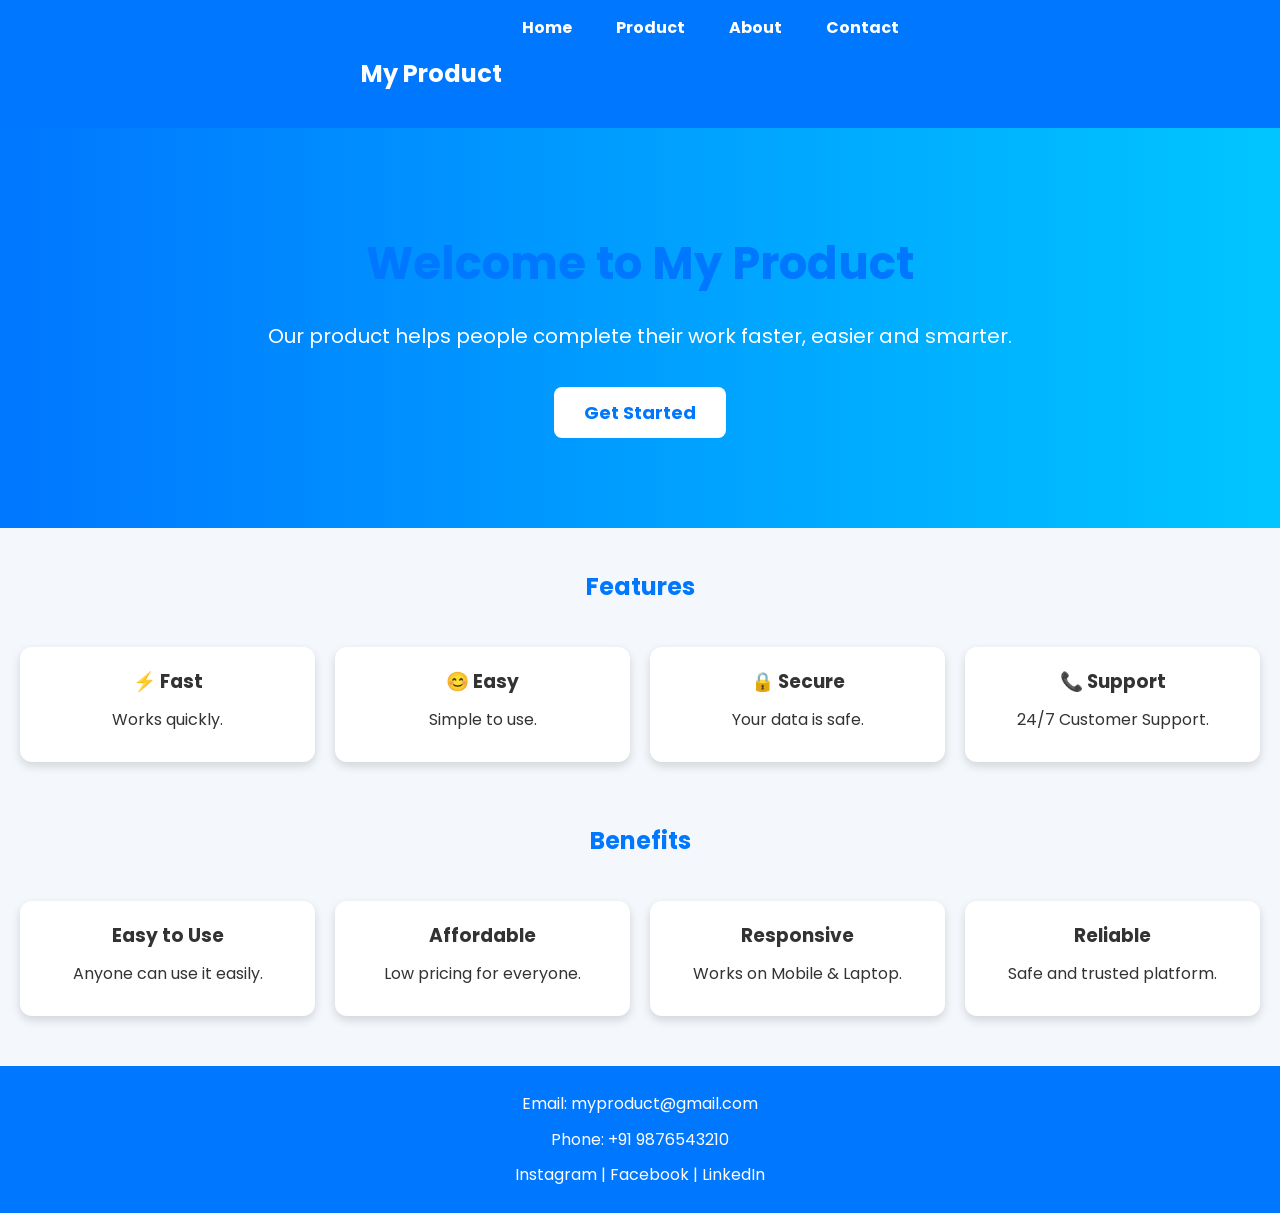
<file: OneDrive/Desktop - Copy/assesment1/index.html>
<!DOCTYPE html>
<html>
<head>
    <title>My Product</title>
    <link rel="stylesheet" href="style.css">
</head>

<body>

<!-- Navbar -->
<nav>
    <h2 class="logo">My Product</h2>

    <div>
        <a href="index.html">Home</a>
        <a href="product.html">Product</a>
        <a href="about.html">About</a>
        <a href="contact.html">Contact</a>
    </div>
</nav>

<!-- Landing Page -->
<section class="hero">
    <h1>Welcome to My Product</h1>
    <p>Our product helps people complete their work faster, easier and smarter.</p>

    <a href="product.html">
        <button>Get Started</button>
    </a>
</section>

<!-- Features -->
<h2>Features</h2>

<div class="cards">

    <div class="card">
        <h3>⚡ Fast</h3>
        <p>Works quickly.</p>
    </div>

    <div class="card">
        <h3>😊 Easy</h3>
        <p>Simple to use.</p>
    </div>

    <div class="card">
        <h3>🔒 Secure</h3>
        <p>Your data is safe.</p>
    </div>

    <div class="card">
        <h3>📞 Support</h3>
        <p>24/7 Customer Support.</p>
    </div>

</div>

<!-- Benefits -->
<h2>Benefits</h2>

<div class="cards">

    <div class="card">
        <h3>Easy to Use</h3>
        <p>Anyone can use it easily.</p>
    </div>

    <div class="card">
        <h3>Affordable</h3>
        <p>Low pricing for everyone.</p>
    </div>

    <div class="card">
        <h3>Responsive</h3>
        <p>Works on Mobile & Laptop.</p>
    </div>

    <div class="card">
        <h3>Reliable</h3>
        <p>Safe and trusted platform.</p>
    </div>

</div>

<!-- Footer -->
<footer>
    <p>Email: myproduct@gmail.com</p>
    <p>Phone: +91 9876543210</p>
    <p>Instagram | Facebook | LinkedIn</p>
</footer>

</body>
</html>
</file>
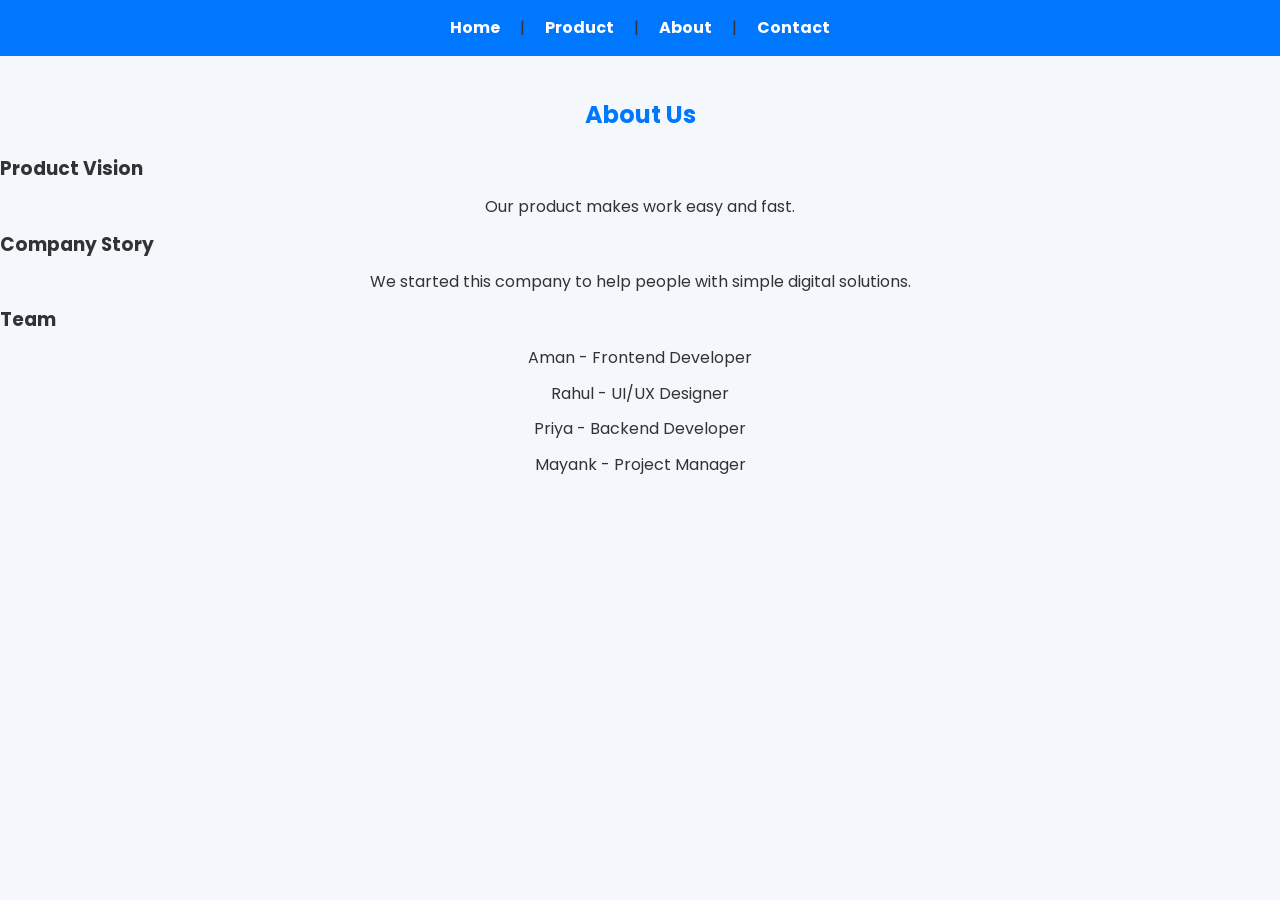
<file: OneDrive/Desktop - Copy/assesment1/about.html>
<!DOCTYPE html>
<html>
<head>
    <title>About</title>
   <link rel="stylesheet" href="style.css">
</head>
<body>
    <nav>
    <a href="index.html">Home</a> |
    <a href="product.html">Product</a> |
    <a href="about.html">About</a> |
    <a href="contact.html">Contact</a>
</nav>

<h2>About Us</h2>

<h3>Product Vision</h3>
<p>Our product makes work easy and fast.</p>

<h3>Company Story</h3>
<p>We started this company to help people with simple digital solutions.</p>

<h3>Team</h3>

<p>Aman - Frontend Developer</p>

<p>Rahul - UI/UX Designer</p>

<p>Priya - Backend Developer</p>

<p>Mayank - Project Manager</p>


</body>
</html>
</file>
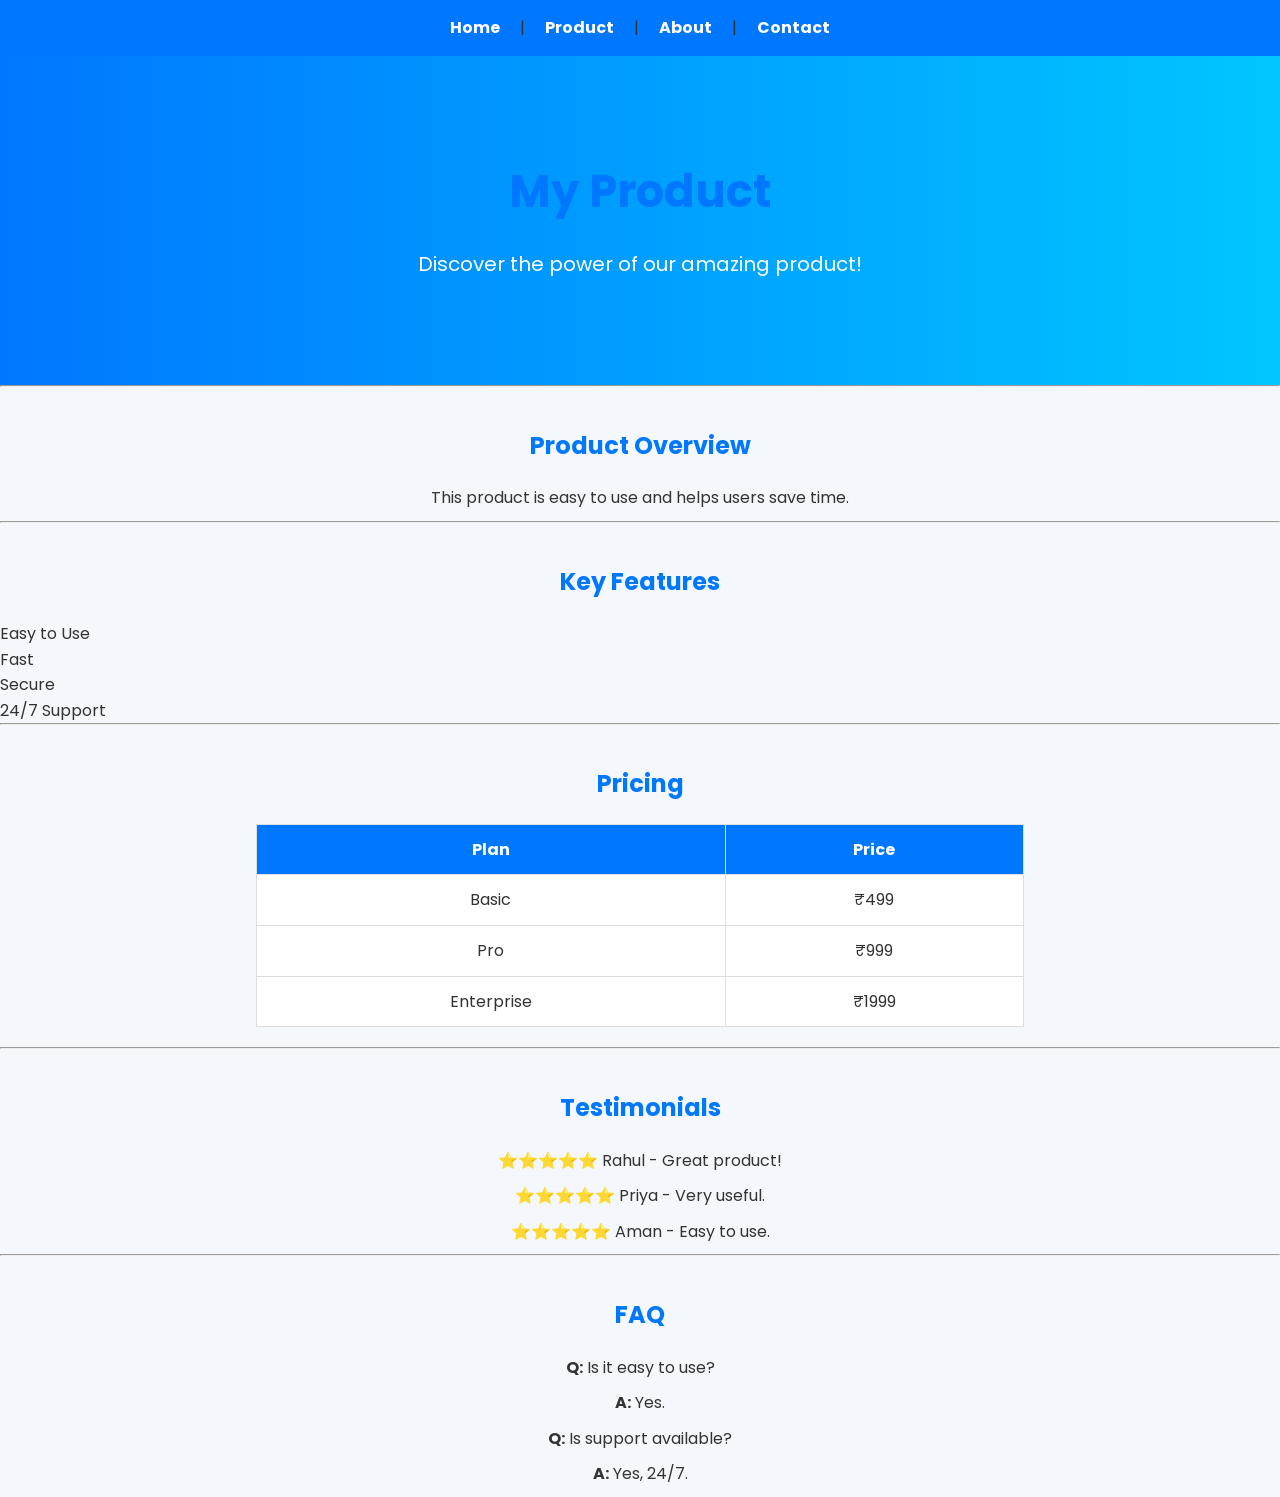
<file: OneDrive/Desktop - Copy/assesment1/product.html>
<!DOCTYPE html>
<html>
<head>
    <title>Product</title>
    <link rel="stylesheet" href="style.css">
</head>
<body>
<nav>
    <a href="index.html">Home</a> |
    <a href="product.html">Product</a> |
    <a href="about.html">About</a> |
    <a href="contact.html">Contact</a>
</nav>

<div class="hero">
    <h1>My Product</h1>
    <p>Discover the power of our amazing product!</p>
</div>

<hr>

<h2>Product Overview</h2>
<p>This product is easy to use and helps users save time.</p>

<hr>

<h2>Key Features</h2>
<ul>
    <li>Easy to Use</li>
    <li>Fast</li>
    <li>Secure</li>
    <li>24/7 Support</li>
</ul>

<hr>

<h2>Pricing</h2>

<table border="1">
    <tr>
        <th>Plan</th>
        <th>Price</th>
    </tr>
    <tr>
        <td>Basic</td>
        <td>₹499</td>
    </tr>
    <tr>
        <td>Pro</td>
        <td>₹999</td>
    </tr>
    <tr>
        <td>Enterprise</td>
        <td>₹1999</td>
    </tr>
</table>

<hr>

<h2>Testimonials</h2>

<p>⭐⭐⭐⭐⭐ Rahul - Great product!</p>

<p>⭐⭐⭐⭐⭐ Priya - Very useful.</p>

<p>⭐⭐⭐⭐⭐ Aman - Easy to use.</p>

<hr>

<h2>FAQ</h2>

<p><b>Q:</b> Is it easy to use?</p>
<p><b>A:</b> Yes.</p>

<p><b>Q:</b> Is support available?</p>
<p><b>A:</b> Yes, 24/7.</p>


</body>
</html>
</file>
<file: OneDrive/Desktop - Copy/assesment1/style.css>
/* Google Font */
@import url('https://fonts.googleapis.com/css2?family=Poppins:wght@300;400;600&display=swap');

*{
    margin:0;
    padding:0;
    box-sizing:border-box;
    font-family:'Poppins',sans-serif;
}

body{
    background:#f4f8fc;
    color:#333;
    line-height:1.6;
}

/* Navbar */
nav{
    background:#0077ff;
    display:flex;
    justify-content:center;
    padding:15px;
}

nav a{
    color:white;
    text-decoration:none;
    margin:0 20px;
    font-weight:bold;
}

nav a:hover{
    color:yellow;
}

/* Headings */
h1,h2{
    text-align:center;
    margin:20px 0;
    color:#0077ff;
}

p{
    text-align:center;
    margin:10px 20px;
}

/* Hero */
.hero{
    text-align:center;
    padding:50px 20px;
    background:linear-gradient(to right,#0077ff,#00bfff);
    color:white;
}

/* Buttons */
button,
input[type="submit"],
input[type="reset"]{
    background:#0077ff;
    color:white;
    border:none;
    padding:10px 20px;
    border-radius:8px;
    cursor:pointer;
    margin:10px;
}

button:hover,
input[type="submit"]:hover,
input[type="reset"]:hover{
    background:#0056cc;
}

/* Cards */
.cards{
    display:grid;
    grid-template-columns:repeat(auto-fit,minmax(220px,1fr));
    gap:20px;
    padding:20px;
}

.card{
    background:white;
    padding:20px;
    border-radius:12px;
    text-align:center;
    box-shadow:0 4px 10px rgba(0,0,0,0.15);
    transition:0.3s;
}

.card:hover{
    transform:translateY(-8px);
}

/* Table */
table{
    margin:20px auto;
    border-collapse:collapse;
    width:60%;
    background:white;
}

th,td{
    border:1px solid #ddd;
    padding:12px;
    text-align:center;
}

th{
    background:#0077ff;
    color:white;
}

/* Form */
form{
    width:60%;
    margin:20px auto;
    background:white;
    padding:20px;
    border-radius:10px;
    box-shadow:0 4px 10px rgba(0,0,0,0.2);
}

input,
select,
textarea{
    width:100%;
    padding:10px;
    margin:8px 0;
    border:1px solid #ccc;
    border-radius:6px;
}

/* Footer */
footer{
    background:#0077ff;
    color:white;
    text-align:center;
    padding:15px;
    margin-top:30px;
}

/* Responsive */
@media(max-width:768px){

nav{
    flex-direction:column;
    text-align:center;
}

table,
form{
    width:90%;


}
.hero{
    background: linear-gradient(to right,#0077ff,#00bfff);
    color:white;
    text-align:center;
    padding:60px 20px;
}

.hero h1{
    font-size:50px;
    margin-bottom:15px;
    color:white;
}

.hero p{
    font-size:20px;
    color:white;
}
}
.logo{
    color:white;
}

.hero{
    text-align:center;
    padding:80px 20px;
    background:linear-gradient(to right,#0077ff,#00c6ff);
    color:white;
}

.hero h1{
    font-size:45px;
    margin-bottom:20px;
}

.hero p{
    font-size:20px;
    margin-bottom:25px;
}

.hero button{
    padding:12px 30px;
    font-size:18px;
    border:none;
    border-radius:8px;
    background:white;
    color:#0077ff;
    cursor:pointer;
    font-weight:bold;
}

.hero button:hover{
    background:#f1f1f1;
}

h2{
    text-align:center;
    color:#0077ff;
    margin:40px 0 20px;
}
</file>
